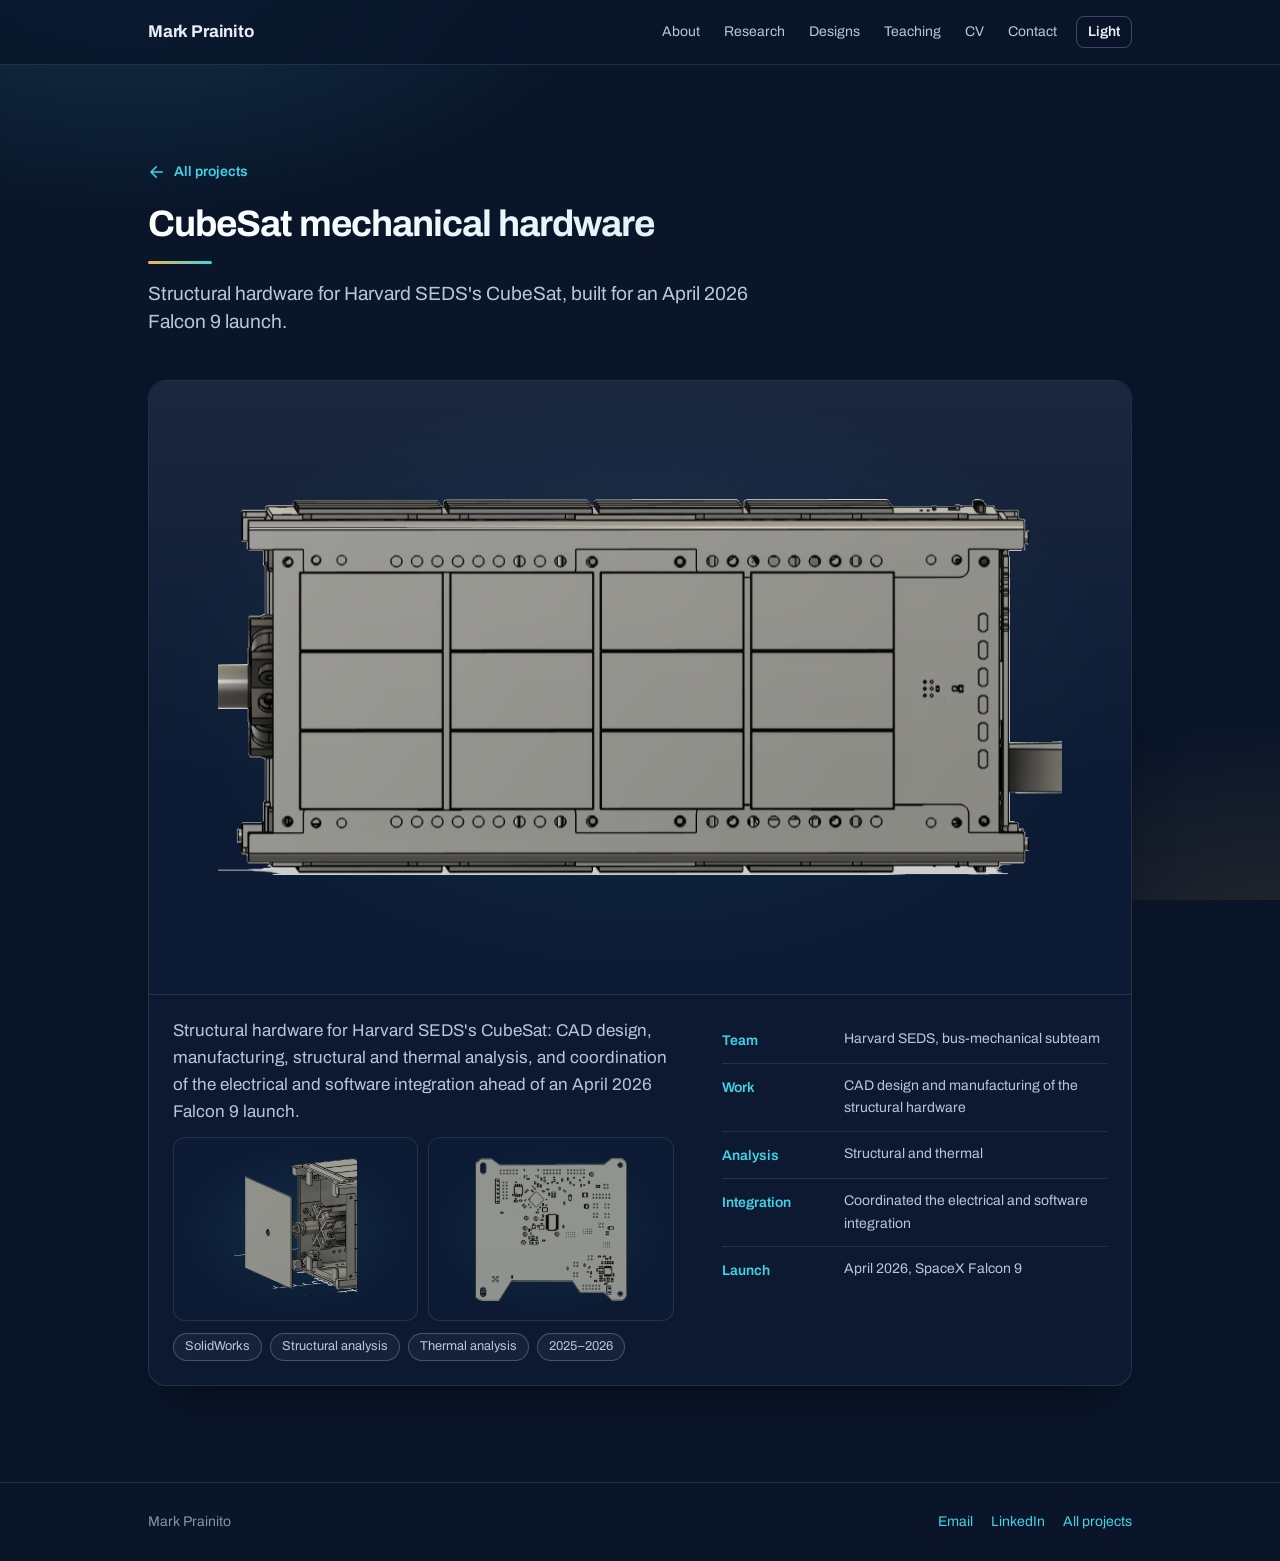
<file: projects/cubesat.html>
<!DOCTYPE html>
<html lang="en">
<head>
<meta charset="utf-8">
<meta name="viewport" content="width=device-width, initial-scale=1, viewport-fit=cover">
<title>CubeSat mechanical hardware — Mark Prainito</title>
<meta name="description" content="Structural hardware for Harvard SEDS's CubeSat, built for an April 2026 Falcon 9 launch.">
<meta name="theme-color" content="#0a1529">
<link rel="icon" href="data:image/svg+xml,%3Csvg xmlns='http://www.w3.org/2000/svg' viewBox='0 0 32 32'%3E%3Crect width='32' height='32' rx='7' fill='%230a1529'/%3E%3Cpath d='M5 16c3-9 6-9 9 0s6 9 9 0 3-6 4-6' fill='none' stroke='%23f2b64d' stroke-width='2.4' stroke-linecap='round'/%3E%3C/svg%3E">
<link rel="preconnect" href="https://fonts.googleapis.com">
<link rel="preconnect" href="https://fonts.gstatic.com" crossorigin>
<link href="https://fonts.googleapis.com/css2?family=Archivo:ital,wdth,wght@0,62..125,100..900;1,62..125,100..900&family=Caveat:wght@500;600&display=swap" rel="stylesheet">
<script>(function () { try { var t = localStorage.getItem('theme'); if (t === 'light' || t === 'dark') document.documentElement.setAttribute('data-theme', t); } catch (e) {} })();</script>
<link rel="stylesheet" href="../assets/site.css">
</head>
<body>
<a class="skip-link" href="#main">Skip to content</a>
<header class="site-header">
  <nav class="nav container" aria-label="Primary">
    <a class="brand" href="../index.html">Mark Prainito</a>
    <ul class="nav-links" id="nav-links">
      <li><a href="../index.html#about">About</a></li>
      <li><a href="../index.html#research">Research</a></li>
      <li><a href="../index.html#designs">Designs</a></li>
      <li><a href="../index.html#teaching">Teaching</a></li>
      <li><a href="../index.html#cv">CV</a></li>
      <li><a href="../index.html#contact">Contact</a></li>
    </ul>
    <button class="toggle" id="theme-toggle" type="button" aria-label="Switch to light mode">Light</button>
    <button class="toggle nav-toggle" id="nav-toggle" type="button" aria-expanded="false" aria-controls="nav-links">Menu</button>
  </nav>
</header>
<main id="main">
<section class="section project-page">
  <div class="container">
    <a class="back" href="../index.html#designs"><svg viewBox="0 0 24 24" fill="none" stroke="currentColor" stroke-width="2.2" stroke-linecap="round" stroke-linejoin="round" aria-hidden="true"><path d="M19 12H5M11 5l-7 7 7 7"/></svg>All projects</a>
    <div class="section-head">
      <h2 class="grad">CubeSat mechanical hardware</h2>
      <p>Structural hardware for Harvard SEDS's CubeSat, built for an April 2026 Falcon 9 launch.</p>
    </div>
    <figure class="project card featured">
              <button class="media contain" type="button" data-lightbox aria-label="Open the CubeSat side view full size">
                <img src="[data-uri]" width="941" height="419" alt="Side view of the CubeSat structure: a rail-and-panel chassis with a grid of panel segments and rows of fasteners.">
              </button>
              <figcaption class="body">
                <div class="text">
                                <p>Structural hardware for Harvard SEDS's CubeSat: CAD design, manufacturing, structural and thermal analysis, and coordination of the electrical and software integration ahead of an April 2026 Falcon 9 launch.</p>
                  <div class="thumbs">
                    <button class="thumb" type="button" data-lightbox aria-label="Open the exploded view full size"><img src="[data-uri]" width="458" height="534" alt="Exploded view of the CubeSat with one side panel removed, showing the internal mechanism."></button>
                    <button class="thumb" type="button" data-lightbox aria-label="Open the board layout full size"><img src="[data-uri]" width="426" height="399" alt="Layout of one of the CubeSat's electronics boards."></button>
                  </div>
                  <ul class="pills"><li>SolidWorks</li><li>Structural analysis</li><li>Thermal analysis</li><li>2025–2026</li></ul>
                </div>
                <dl class="spec">
                  <div><dt>Team</dt><dd>Harvard SEDS, bus-mechanical subteam</dd></div>
                  <div><dt>Work</dt><dd>CAD design and manufacturing of the structural hardware</dd></div>
                  <div><dt>Analysis</dt><dd>Structural and thermal</dd></div>
                  <div><dt>Integration</dt><dd>Coordinated the electrical and software integration</dd></div>
                  <div><dt>Launch</dt><dd>April 2026, SpaceX Falcon 9</dd></div>
                </dl>
              </figcaption>
            </figure>
  </div>
</section>
</main>
<footer class="site-footer">
  <div class="container">
    <span>Mark Prainito</span>
    <nav aria-label="Footer">
      <a href="mailto:mprainito@college.harvard.edu">Email</a>
      <a href="https://www.linkedin.com/in/mp908" rel="noopener">LinkedIn</a>
      <a href="../index.html#designs">All projects</a>
    </nav>
  </div>
</footer>
<div class="lightbox" id="lightbox" hidden role="dialog" aria-modal="true" aria-label="Image viewer">
  <button class="lightbox-close" type="button" aria-label="Close">&times;</button>
  <img alt="">
  <p class="lightbox-cap"></p>
</div>
<script src="../assets/site.js"></script>
</body>
</html>
</file>
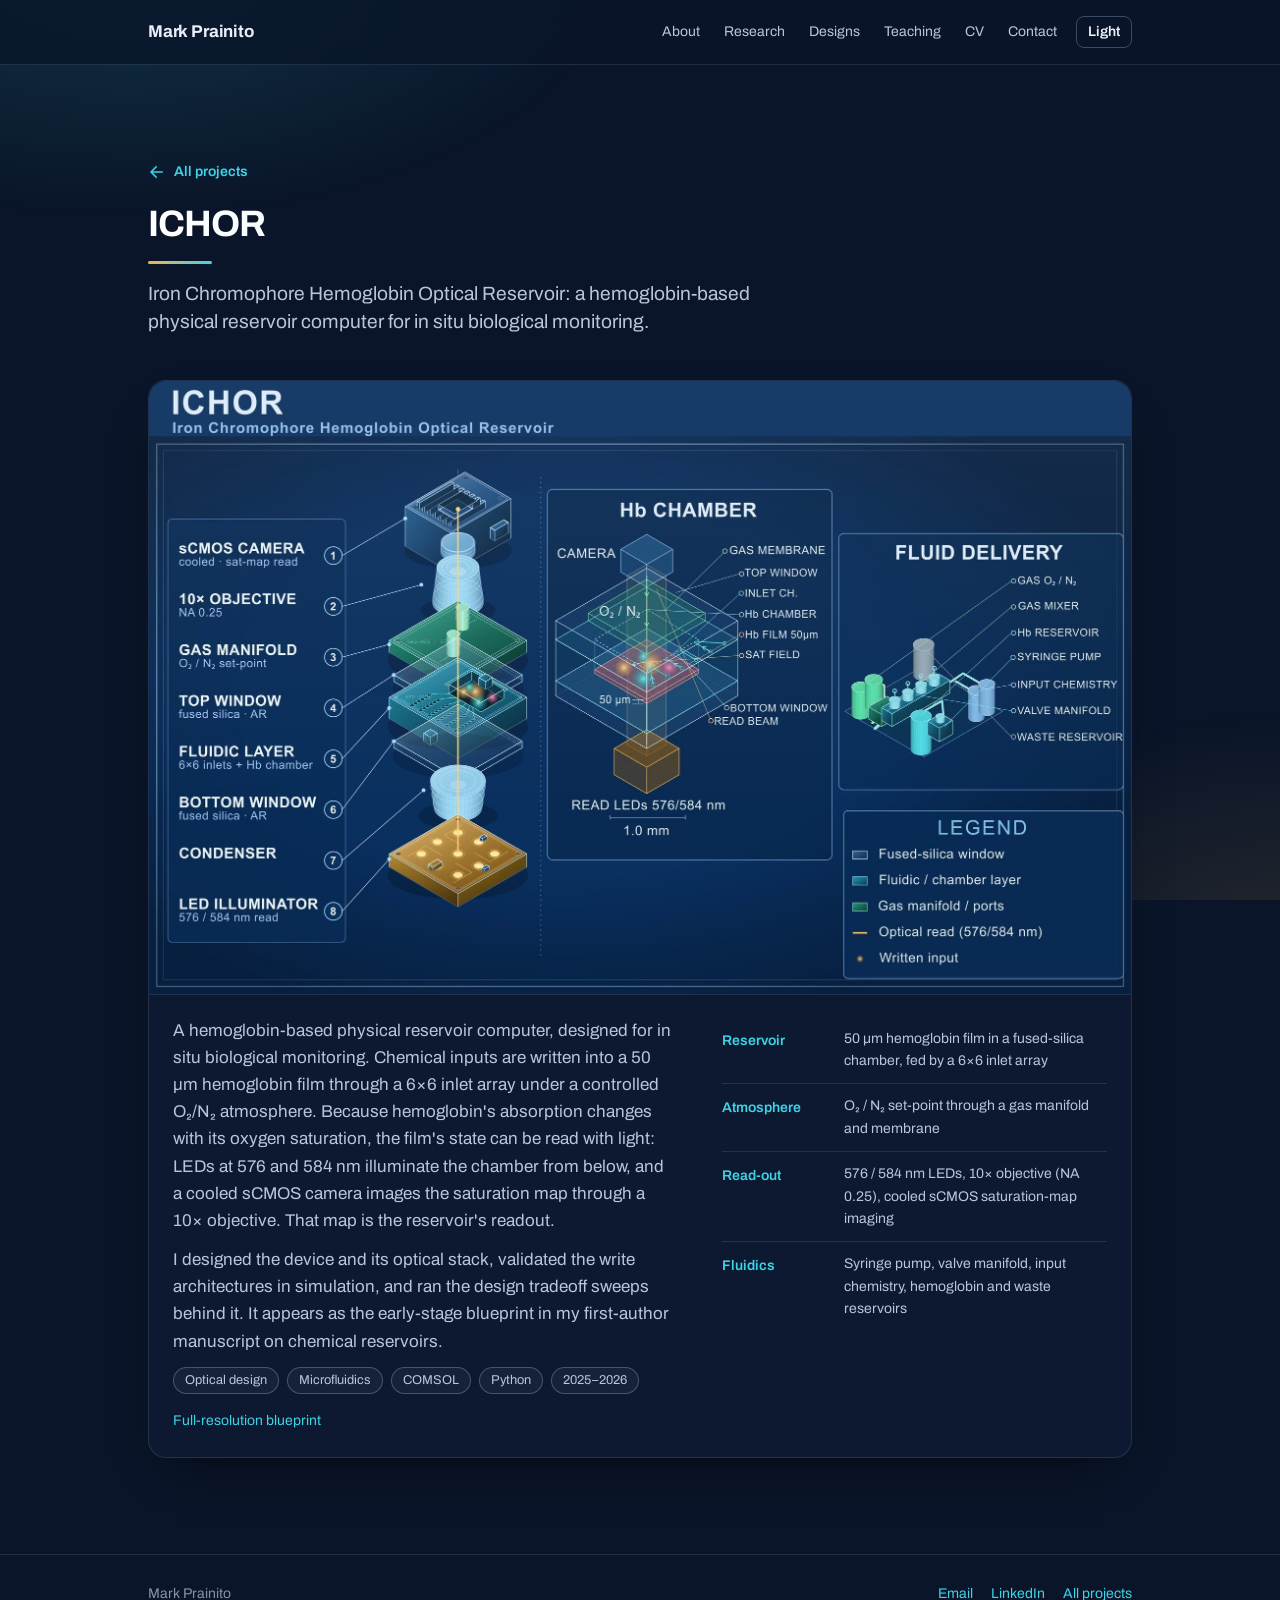
<file: projects/ichor.html>
<!DOCTYPE html>
<html lang="en">
<head>
<meta charset="utf-8">
<meta name="viewport" content="width=device-width, initial-scale=1, viewport-fit=cover">
<title>ICHOR — Mark Prainito</title>
<meta name="description" content="Iron Chromophore Hemoglobin Optical Reservoir: a hemoglobin-based physical reservoir computer for in situ biological monitoring.">
<meta name="theme-color" content="#0a1529">
<link rel="icon" href="data:image/svg+xml,%3Csvg xmlns='http://www.w3.org/2000/svg' viewBox='0 0 32 32'%3E%3Crect width='32' height='32' rx='7' fill='%230a1529'/%3E%3Cpath d='M5 16c3-9 6-9 9 0s6 9 9 0 3-6 4-6' fill='none' stroke='%23f2b64d' stroke-width='2.4' stroke-linecap='round'/%3E%3C/svg%3E">
<link rel="preconnect" href="https://fonts.googleapis.com">
<link rel="preconnect" href="https://fonts.gstatic.com" crossorigin>
<link href="https://fonts.googleapis.com/css2?family=Archivo:ital,wdth,wght@0,62..125,100..900;1,62..125,100..900&family=Caveat:wght@500;600&display=swap" rel="stylesheet">
<script>(function () { try { var t = localStorage.getItem('theme'); if (t === 'light' || t === 'dark') document.documentElement.setAttribute('data-theme', t); } catch (e) {} })();</script>
<link rel="stylesheet" href="../assets/site.css">
</head>
<body>
<a class="skip-link" href="#main">Skip to content</a>
<header class="site-header">
  <nav class="nav container" aria-label="Primary">
    <a class="brand" href="../index.html">Mark Prainito</a>
    <ul class="nav-links" id="nav-links">
      <li><a href="../index.html#about">About</a></li>
      <li><a href="../index.html#research">Research</a></li>
      <li><a href="../index.html#designs">Designs</a></li>
      <li><a href="../index.html#teaching">Teaching</a></li>
      <li><a href="../index.html#cv">CV</a></li>
      <li><a href="../index.html#contact">Contact</a></li>
    </ul>
    <button class="toggle" id="theme-toggle" type="button" aria-label="Switch to light mode">Light</button>
    <button class="toggle nav-toggle" id="nav-toggle" type="button" aria-expanded="false" aria-controls="nav-links">Menu</button>
  </nav>
</header>
<main id="main">
<section class="section project-page">
  <div class="container">
    <a class="back" href="../index.html#designs"><svg viewBox="0 0 24 24" fill="none" stroke="currentColor" stroke-width="2.2" stroke-linecap="round" stroke-linejoin="round" aria-hidden="true"><path d="M19 12H5M11 5l-7 7 7 7"/></svg>All projects</a>
    <div class="section-head">
      <h2 class="grad">ICHOR</h2>
      <p>Iron Chromophore Hemoglobin Optical Reservoir: a hemoglobin-based physical reservoir computer for in situ biological monitoring.</p>
    </div>
    <figure class="project card featured">
              <button class="media" type="button" data-lightbox aria-label="Open the ICHOR blueprint full size">
                <img src="[data-uri]" width="2000" height="1247" alt="ICHOR blueprint: an exploded view of the optical stack (sCMOS camera, 10× objective, gas manifold, fused-silica windows, fluidic layer, condenser, LED illuminator), a cutaway of the hemoglobin chamber, and the fluid delivery system.">
              </button>
              <figcaption class="body">
                <div class="text">
                                <p>A hemoglobin-based physical reservoir computer, designed for in situ biological monitoring. Chemical inputs are written into a 50 µm hemoglobin film through a 6×6 inlet array under a controlled O₂/N₂ atmosphere. Because hemoglobin's absorption changes with its oxygen saturation, the film's state can be read with light: LEDs at 576 and 584 nm illuminate the chamber from below, and a cooled sCMOS camera images the saturation map through a 10× objective. That map is the reservoir's readout.</p>
                  <p>I designed the device and its optical stack, validated the write architectures in simulation, and ran the design tradeoff sweeps behind it. It appears as the early-stage blueprint in my first-author manuscript on chemical reservoirs.</p>
                  <ul class="pills"><li>Optical design</li><li>Microfluidics</li><li>COMSOL</li><li>Python</li><li>2025–2026</li></ul>
                  <div class="links"><a href="../assets/projects/ichor-blueprint-full.jpg" rel="noopener">Full-resolution blueprint</a></div>
                </div>
                <dl class="spec">
                  <div><dt>Reservoir</dt><dd>50 µm hemoglobin film in a fused-silica chamber, fed by a 6×6 inlet array</dd></div>
                  <div><dt>Atmosphere</dt><dd>O₂ / N₂ set-point through a gas manifold and membrane</dd></div>
                  <div><dt>Read-out</dt><dd>576 / 584 nm LEDs, 10× objective (NA 0.25), cooled sCMOS saturation-map imaging</dd></div>
                  <div><dt>Fluidics</dt><dd>Syringe pump, valve manifold, input chemistry, hemoglobin and waste reservoirs</dd></div>
                </dl>
              </figcaption>
            </figure>
  </div>
</section>
</main>
<footer class="site-footer">
  <div class="container">
    <span>Mark Prainito</span>
    <nav aria-label="Footer">
      <a href="mailto:mprainito@college.harvard.edu">Email</a>
      <a href="https://www.linkedin.com/in/mp908" rel="noopener">LinkedIn</a>
      <a href="../index.html#designs">All projects</a>
    </nav>
  </div>
</footer>
<div class="lightbox" id="lightbox" hidden role="dialog" aria-modal="true" aria-label="Image viewer">
  <button class="lightbox-close" type="button" aria-label="Close">&times;</button>
  <img alt="">
  <p class="lightbox-cap"></p>
</div>
<script src="../assets/site.js"></script>
</body>
</html>
</file>
<file: assets/site.css>
/* ---------- Tokens: dark blueprint by default, light on request ---------- */
:root {
  --bg: #0a1529;
  --bg-2: #0f1d36;
  --surface: rgba(255, 255, 255, 0.045);
  --surface-2: rgba(255, 255, 255, 0.08);
  --ink: #e9eef7;
  --ink-2: #b9c6da;
  --muted: #8392ac;
  --line: rgba(150, 180, 225, 0.16);
  --line-strong: rgba(150, 180, 225, 0.34);
  --cyan: #3fd3e6;
  --cyan-2: #8fe8f3;
  --amber: #f2b64d;
  --coral: #ff7b8b;
  --cyan-glow: rgba(63, 211, 230, 0.45);
  --amber-glow: rgba(242, 182, 77, 0.55);
  --grid: rgba(100, 140, 210, 0.11);
  --grid-strong: rgba(100, 140, 210, 0.22);
  --btn-bg: #3fd3e6;
  --btn-bg-hover: #8fe8f3;
  --btn-fg: #06111f;
  --header-bg: rgba(10, 21, 41, 0.78);
  --shadow: 0 24px 48px -28px rgba(0, 0, 0, 0.75);
  --glow-a: rgba(63, 211, 230, 0.16);
  --glow-b: rgba(242, 182, 77, 0.11);
  --h-grad: linear-gradient(90deg, #ffffff 0%, #bfe9f2 100%);
  --media-bg: radial-gradient(70% 70% at 50% 50%, rgba(63, 211, 230, 0.10), rgba(10, 21, 41, 0) 70%), #0c1a33;
  --chip-hover: rgba(63, 211, 230, 0.16);
  --card-bg: rgba(14, 27, 50, 0.92);

  --sans: "Archivo", ui-sans-serif, system-ui, -apple-system, "Segoe UI", Helvetica, Arial, sans-serif;
  --hand: "Caveat", "Segoe Print", "Bradley Hand", cursive;
  --max: 1080px;
  --gutter: clamp(20px, 5vw, 48px);
  --t-sm: 0.875rem;
  --t-base: 1.0625rem;
  --t-md: 1.2rem;
  --t-lg: 1.5rem;
  --t-xl: clamp(2rem, 3.6vw, 2.75rem);
  color-scheme: dark;
}
:root[data-theme="light"] {
  --bg: #f6f8fb;
  --bg-2: #eaf0f7;
  --surface: rgba(16, 38, 69, 0.035);
  --surface-2: rgba(16, 38, 69, 0.07);
  --ink: #0f1f3a;
  --ink-2: #3f5170;
  --muted: #6b7a92;
  --line: rgba(16, 38, 69, 0.12);
  --line-strong: rgba(16, 38, 69, 0.26);
  --cyan: #0a8aa3;
  --cyan-2: #0b6f84;
  --amber: #a56f0a;
  --coral: #c9263b;
  --cyan-glow: rgba(10, 138, 163, 0.25);
  --amber-glow: rgba(165, 111, 10, 0.25);
  --grid: rgba(16, 60, 120, 0.08);
  --grid-strong: rgba(16, 60, 120, 0.16);
  --btn-bg: #0a8aa3;
  --btn-bg-hover: #0b6f84;
  --btn-fg: #ffffff;
  --header-bg: rgba(246, 248, 251, 0.82);
  --shadow: 0 24px 48px -32px rgba(16, 38, 69, 0.35);
  --glow-a: rgba(10, 138, 163, 0.10);
  --glow-b: rgba(165, 111, 10, 0.08);
  --h-grad: linear-gradient(90deg, #0f1f3a 0%, #0a8aa3 100%);
  --media-bg: radial-gradient(70% 70% at 50% 50%, rgba(10, 138, 163, 0.10), rgba(246, 248, 251, 0) 70%), #e6edf5;
  --chip-hover: rgba(10, 138, 163, 0.12);
  --card-bg: rgba(255, 255, 255, 0.82);
  color-scheme: light;
}

/* ---------- Base ---------- */
*, *::before, *::after { box-sizing: border-box; }
html { scroll-behavior: smooth; scroll-padding-top: 80px; -webkit-text-size-adjust: 100%; }
@media (prefers-reduced-motion: reduce) { html { scroll-behavior: auto; } }
body {
  margin: 0; background: var(--bg); color: var(--ink);
  font: 400 var(--t-base)/1.6 var(--sans); font-stretch: 100%;
  -webkit-font-smoothing: antialiased; overflow-x: hidden;
}
body::before {
  /* soft page-wide glow: cyan top-left, amber bottom-right */
  content: ""; position: fixed; inset: 0; z-index: -1; pointer-events: none;
  background:
    radial-gradient(60% 45% at 10% -5%, var(--glow-a), transparent 65%),
    radial-gradient(45% 40% at 100% 105%, var(--glow-b), transparent 65%);
}
img, svg { max-width: 100%; display: block; }
a { color: var(--cyan); text-decoration: underline; text-decoration-thickness: 1px; text-underline-offset: 0.2em; text-decoration-color: transparent; transition: color 0.15s, text-decoration-color 0.15s; }
a:hover { color: var(--cyan-2); text-decoration-color: currentColor; }
:focus-visible { outline: 2px solid var(--cyan); outline-offset: 3px; border-radius: 4px; }
::selection { background: var(--cyan); color: #06111f; }
h1, h2, h3 { margin: 0; line-height: 1.15; letter-spacing: -0.015em; }
h2 { font-size: var(--t-xl); font-weight: 700; letter-spacing: -0.025em; line-height: 1.08; }
h3 { font-size: var(--t-md); font-weight: 600; line-height: 1.3; }
p { margin: 0 0 1em; }
[hidden] { display: none !important; }
.container { max-width: var(--max); margin-inline: auto; padding-inline: var(--gutter); }
.small { font-size: var(--t-sm); }
.muted { color: var(--muted); }
.grad { background: var(--h-grad); -webkit-background-clip: text; background-clip: text; color: transparent; }

.skip-link { position: absolute; left: -999px; top: 8px; background: var(--cyan); color: #06111f; padding: 8px 12px; border-radius: 6px; z-index: 100; }
.skip-link:focus { left: 8px; }

/* Placeholders: handwritten notes in coral. Replace them and they disappear. */
.fill { font-family: var(--hand); font-weight: 500; font-size: 1.2em; line-height: 1; color: var(--coral); }
.ph {
  display: grid; place-items: center; text-align: center; padding: 16px;
  border: 1px dashed var(--coral); border-radius: 12px;
  background-color: var(--surface);
  background-image: linear-gradient(var(--grid) 1px, transparent 1px), linear-gradient(90deg, var(--grid) 1px, transparent 1px);
  background-size: 18px 18px;
  color: var(--coral); font-family: var(--hand); font-weight: 500; font-size: 1.3rem; line-height: 1.2;
}

/* ---------- Buttons & pills ---------- */
.btn {
  display: inline-flex; align-items: center; gap: 0.5em;
  padding: 0.75em 1.15em; border-radius: 10px;
  background: var(--btn-bg); color: var(--btn-fg); border: 1px solid transparent;
  font-weight: 600; font-size: var(--t-sm); text-decoration: none; line-height: 1.2;
  box-shadow: 0 10px 24px -14px var(--cyan-glow);
  transition: background 0.15s, transform 0.15s, box-shadow 0.15s, border-color 0.15s, color 0.15s;
}
.btn:hover { background: var(--btn-bg-hover); color: var(--btn-fg); transform: translateY(-1px); text-decoration: none; }
.btn.ghost { background: transparent; color: var(--ink); border-color: var(--line-strong); box-shadow: none; }
.btn.ghost:hover { background: var(--surface); border-color: var(--cyan); color: var(--cyan); }
.pills { display: flex; flex-wrap: wrap; gap: 8px; list-style: none; margin: 0; padding: 0; }
.pills li { font-size: 0.8rem; color: var(--ink-2); border: 1px solid var(--line-strong); background: var(--surface); border-radius: 999px; padding: 5px 11px; line-height: 1.2; }
.status { display: inline-block; font-size: 0.74rem; font-weight: 600; color: var(--amber); border: 1px solid var(--amber); border-radius: 999px; padding: 2px 9px; margin-left: 10px; vertical-align: 3px; line-height: 1.5; letter-spacing: 0.01em; }

/* ---------- Header ---------- */
.site-header {
  position: sticky; top: 0; z-index: 20;
  background: var(--header-bg);
  -webkit-backdrop-filter: blur(14px); backdrop-filter: blur(14px);
  border-bottom: 1px solid var(--line);
}
.nav { display: flex; align-items: center; gap: 8px; height: 64px; }
.brand { font-weight: 700; color: var(--ink); text-decoration: none; margin-right: auto; letter-spacing: -0.01em; }
.brand:hover { color: var(--cyan); text-decoration: none; }
.nav-links { display: flex; gap: 2px; list-style: none; margin: 0; padding: 0; }
.nav-links a { display: block; padding: 8px 11px; font-size: var(--t-sm); color: var(--ink-2); border-radius: 8px; text-decoration: none; }
.nav-links a:hover { color: var(--ink); background: var(--surface); text-decoration: none; }
.nav-links a[aria-current="true"] { color: var(--cyan); }
.toggle {
  font: 600 var(--t-sm) var(--sans); color: var(--ink);
  background: transparent; border: 1px solid var(--line-strong); border-radius: 8px;
  padding: 7px 11px; cursor: pointer; line-height: 1.2;
}
.toggle:hover { border-color: var(--cyan); color: var(--cyan); }
.nav-toggle { display: none; }
@media (max-width: 760px) {
  .nav-toggle { display: inline-block; }
  .nav-links {
    display: none; position: absolute; top: 100%; left: 0; right: 0; flex-direction: column; gap: 0;
    background: var(--bg); border-bottom: 1px solid var(--line); padding: 6px var(--gutter) 12px;
  }
  .nav-links.open { display: flex; }
  .nav-links a { padding: 12px 0; font-size: 1rem; border-bottom: 1px solid var(--line); border-radius: 0; }
  .nav-links li:last-child a { border-bottom: 0; }
}

/* ---------- Hero ---------- */
.hero { position: relative; padding: clamp(60px, 9vw, 112px) 0 clamp(40px, 6vw, 72px); }
#bg { position: fixed; inset: 0; width: 100%; height: 100%; z-index: -1; pointer-events: none; }
.hero h1 { font-size: clamp(3rem, 9.5vw, 7.25rem); font-weight: 800; font-stretch: 112%; letter-spacing: -0.035em; line-height: 0.95; margin: 0 0 0.3em; padding-bottom: 0.05em; }
.hero .sub { font-size: var(--t-md); line-height: 1.4; color: var(--ink-2); max-width: 54ch; margin: 0 0 1.1em; }
.hero .lede { font-size: 1.15rem; max-width: 60ch; margin: 0 0 1.6em; }
.actions { display: flex; flex-wrap: wrap; align-items: center; gap: 12px; }
.actions .plain-links { display: flex; flex-wrap: wrap; gap: 18px; margin-left: 10px; font-size: var(--t-sm); }

.fig { margin: clamp(44px, 6vw, 76px) 0 0; }
.fig > svg { width: 100%; height: auto; overflow: visible; }
.fig-foot { display: flex; align-items: flex-start; justify-content: space-between; gap: 16px; margin-top: 14px; }
@media (max-width: 640px) { .fig-foot { flex-wrap: wrap; } .replay { margin-left: auto; } }
.fig figcaption, .anim figcaption { font-size: var(--t-sm); color: var(--muted); max-width: 72ch; line-height: 1.5; }
.replay { flex: none; display: inline-flex; align-items: center; gap: 8px; font: 600 var(--t-sm) var(--sans); color: var(--ink); background: var(--surface); border: 1px solid var(--line-strong); border-radius: 999px; padding: 8px 14px; cursor: pointer; transition: border-color 0.15s, color 0.15s; }
.replay:hover { border-color: var(--cyan); color: var(--cyan); }
.replay svg { width: 16px; height: 16px; }
.replay.replaying svg { animation: spin 0.6s ease; }
@keyframes spin { to { transform: rotate(-360deg); } }

/* Diagram: static styling is the finished state; the .animate class plays it through once */
.fig .scope rect { fill: var(--surface); stroke: var(--line-strong); stroke-width: 1; }
.fig .scope .grid { fill: none; stroke: var(--line); stroke-width: 1; }
.fig .in, .fig .out, .fig .link, .fig .state, .fig .edge, .fig .ring, .fig .win, .fig .target { fill: none; stroke-linecap: round; stroke-linejoin: round; vector-effect: non-scaling-stroke; }
.fig .in, .fig .out { stroke: var(--amber); stroke-width: 2.5; filter: drop-shadow(0 0 6px var(--amber-glow)); }
.fig .link { stroke: var(--amber); stroke-width: 2; }
.fig .target { stroke: var(--amber); stroke-opacity: 0.45; stroke-width: 1.5; stroke-dasharray: 5 5; }
.fig .win { stroke: var(--amber); stroke-opacity: 0.75; stroke-width: 1.25; }
.fig .state { stroke: var(--ink-2); stroke-opacity: 0.6; stroke-width: 1.25; }
.fig .ring { stroke: var(--ink-2); stroke-width: 1.25; }
.fig .ring.inner { stroke: var(--cyan); stroke-opacity: 0.3; stroke-dasharray: 3 6; }
.fig .halo-in { stop-color: var(--cyan); stop-opacity: 0.16; }
.fig .halo-out { stop-color: var(--cyan); stop-opacity: 0; }
.fig .edge { stroke: var(--cyan); stroke-opacity: 0.5; stroke-width: 1; }
.fig .arrow { fill: var(--cyan); fill-opacity: 0.75; }
.fig .arrow.amber { fill: var(--amber); fill-opacity: 0.9; }
.fig .dot { fill: var(--cyan); filter: drop-shadow(0 0 5px var(--cyan-glow)); }
.fig .dot.input { stroke: var(--amber); stroke-width: 2; }
.fig .ripple { fill: none; stroke: var(--cyan); stroke-width: 1.5; opacity: 0; transform-box: fill-box; transform-origin: center; }
.fig .sum circle { fill: var(--amber); filter: drop-shadow(0 0 8px var(--amber-glow)); }
.fig .sum text { font-family: var(--sans); font-size: 16px; font-weight: 700; fill: #06111f; }
.fig text { font-family: var(--sans); }
.fig .lbl { font-size: 15px; fill: var(--muted); }
.fig .lbl .math { fill: var(--ink-2); font-style: italic; }
.fig text.math { font-size: 14px; font-style: italic; fill: var(--ink-2); }
.fig .lbl.sm { font-size: 12px; }
@media (max-width: 640px) {
  .fig text { display: none; }
  .fig .dot { r: 8; }
  .fig .sum circle { r: 16; }
}
.fig.animate .scope { opacity: 0; animation: fade 0.5s ease forwards; }
.fig.animate .draw { stroke-dasharray: 1; stroke-dashoffset: 1; animation: draw 1.1s cubic-bezier(0.4, 0, 0.2, 1) forwards; }
.fig.animate .in { animation-delay: 0.25s; }
.fig.animate .win { opacity: 0; stroke-dasharray: 1; stroke-dashoffset: 1; animation: draw 0.5s ease-out forwards, show 0.01s linear forwards; animation-delay: calc(1.25s + var(--i) * 0.07s); }
.fig.animate .halo { opacity: 0; animation: fade 0.8s ease forwards 1.2s; }
.fig.animate .ring { stroke-dasharray: 1; stroke-dashoffset: 1; animation: draw 1s ease forwards 1s; }
.fig.animate .ring.inner { stroke-dasharray: 3 6; stroke-dashoffset: 0; opacity: 0; animation: fade 0.6s ease forwards 1.6s; }
.fig.animate .edge { opacity: 0; animation: fade 0.6s ease forwards 1.7s; }
.fig.animate .dot { transform-box: fill-box; transform-origin: center; transform: scale(0); animation: pop 0.45s cubic-bezier(0.2, 0.8, 0.2, 1.2) forwards; animation-delay: calc(1.55s + var(--i) * 0.06s); }
.fig.animate .ripple { animation: ripple 0.9s ease-out forwards; animation-delay: calc(1.7s + var(--i) * 0.06s); }
.fig.animate .state { stroke-dasharray: 1; stroke-dashoffset: 1; animation: draw 0.8s ease forwards; animation-delay: calc(2.9s + var(--i) * 0.08s); }
.fig.animate .sum { opacity: 0; transform-box: fill-box; transform-origin: center; transform: scale(0.6); animation: sumin 0.5s cubic-bezier(0.2, 0.8, 0.2, 1.2) forwards 3.5s; }
.fig.animate .link { animation-duration: 0.25s; animation-delay: 3.9s; }
.fig.animate .target { opacity: 0; animation: fade 0.6s ease forwards 4s; }
.fig.animate .out { animation-duration: 0.9s; animation-delay: 4.1s; }
.fig.animate .lbl, .fig.animate text.math { opacity: 0; animation: fade 0.6s ease forwards 4.6s; }
@keyframes draw { to { stroke-dashoffset: 0; } }
@keyframes fade { to { opacity: 1; } }
@keyframes pop  { to { transform: scale(1); } }
@keyframes ripple { 0% { opacity: 0.7; transform: scale(1); } 100% { opacity: 0; transform: scale(3.2); } }
@keyframes sumin { to { opacity: 1; transform: scale(1); } }
@keyframes show { to { opacity: 1; } }


/* ---------- Small animated figures inside the research and teaching cards ---------- */
.anim { margin: 20px 0 0; padding-top: 20px; border-top: 1px solid var(--line); }
.anim > svg { width: 100%; height: auto; overflow: visible; }
.anim path, .anim line, .anim circle, .anim ellipse, .anim polygon { vector-effect: non-scaling-stroke; }
.anim .nofill { fill: none; stroke-linecap: round; stroke-linejoin: round; }
.anim .amber { stroke: var(--amber); }
.anim .cyan { stroke: var(--cyan); }
.anim .ink { stroke: var(--ink-2); }
.anim .w2 { stroke-width: 2.5; }
.anim .w1 { stroke-width: 1.25; }
.anim .faint { stroke-opacity: 0.35; }
.anim .dash { stroke-dasharray: 3 5; }
.anim .glow-a { filter: drop-shadow(0 0 6px var(--amber-glow)); }
.anim .glow-c { filter: drop-shadow(0 0 6px var(--cyan-glow)); }
.anim .fillc { fill: var(--cyan); }
.anim .fillink { fill: var(--ink-2); }
.anim .scope rect { fill: var(--surface); stroke: var(--line-strong); stroke-width: 1; }
.anim .scope .grid { fill: none; stroke: var(--line); stroke-width: 1; }
.anim .opamp { fill: var(--surface-2); stroke: var(--ink-2); stroke-width: 1.25; }
.anim .disk { fill: var(--surface-2); stroke: var(--line-strong); stroke-width: 1; }
.anim .ring { stroke-opacity: 0.9; }
.anim text { font-family: var(--sans); font-size: 14px; fill: var(--muted); }
.anim text.sm { font-size: 12.5px; }
.anim text.math { font-style: italic; fill: var(--ink-2); }
.anim .flow, .anim .orbit { opacity: 0; }
.anim .flipv { transform-box: view-box; transform: rotate(90deg); }
.anim .prec { transform-box: view-box; }
.anim .spinline { stroke-dasharray: 1; stroke-dashoffset: 0.777; }
.anim .rise { transform-box: view-box; }
@media (max-width: 640px) { .anim text { display: none; } }
.anim.animate .d { stroke-dasharray: 1; stroke-dashoffset: 1; animation: draw var(--t, 1s) var(--e, ease) forwards var(--d, 0s); }
.anim.animate .f { opacity: 0; animation: fade var(--t, 0.5s) ease forwards var(--d, 0s); }
.anim.animate .rise { transform: scaleY(0); animation: rise var(--t, 0.8s) ease-out forwards var(--d, 0s); }
.anim.animate .flow { stroke-dasharray: 3 9; animation: flow var(--t, 0.9s) linear var(--d, 0s) var(--n, 3); }
.anim.animate .orbit { stroke-dasharray: 0.2 0.8; animation: orbit var(--t, 0.8s) linear var(--d, 0s) var(--n, 5); }
.anim.animate .flipv { transform: rotate(0deg); animation: flip 0.6s ease-in-out forwards var(--d, 0s); }
.anim.animate .spinline { stroke-dashoffset: 0; animation: decay 3s linear forwards var(--d, 0s); }
.anim.animate .spiral { stroke-dasharray: 1; stroke-dashoffset: 1; animation: spiral 3s linear forwards var(--d, 0s); }
.anim .hide { opacity: 0; }
.anim .tilt { transform-box: view-box; transform: scaleY(0.354); }
.anim .pole, .anim .tank, .anim .pad { fill: var(--surface-2); stroke: var(--line-strong); stroke-width: 1; }
.anim .chan { fill: var(--surface); stroke: var(--line-strong); stroke-width: 1; }
.anim .filla { fill: var(--amber); }
.anim .drops circle { fill: var(--amber); fill-opacity: 0.8; }
.anim .plume-outer { fill: var(--amber); fill-opacity: 0.55; filter: drop-shadow(0 0 10px var(--amber-glow)); }
.anim .plume-inner { fill: #fff3c4; fill-opacity: 0.85; }
.anim .plume { transform-box: view-box; }
.anim .padglow { fill: var(--amber); fill-opacity: 0.35; filter: drop-shadow(0 0 10px var(--amber-glow)); }
.anim .rocket { transform-box: view-box; transform: translate(800px, 30px) rotate(55deg); }
.anim .rk-body { fill: var(--ink); } .anim .rk-fin { fill: var(--cyan); } .anim .rk-flame { fill: var(--amber); filter: drop-shadow(0 0 6px var(--amber-glow)); }
.anim.animate .hide { opacity: 1; animation: hideit 0.01s linear forwards var(--d2, 0s); }
.anim.animate .show { opacity: 0; animation: precess 3s linear forwards var(--d, 0s), showit 0.01s linear forwards var(--d2, 0s); }
.anim.animate .drops { animation: drift var(--t, 1.2s) linear var(--d, 0s) var(--n, 6); }
.anim.animate .plume { opacity: 0; animation: ignite 0.4s ease-out forwards var(--d, 0s), flicker 0.35s ease-in-out var(--d, 0s) 10 alternate; }
.anim.animate .rocket { transform: translate(540px, 292px) rotate(0deg); animation: launch 3.2s ease-in forwards var(--d, 0s); }
.anim.animate .rk-flame { animation: flicker 0.2s ease-in-out infinite alternate; transform-box: fill-box; transform-origin: top; }
@keyframes hideit { to { opacity: 0; } }
@keyframes showit { to { opacity: 1; } }
@keyframes drift { to { transform: translateX(48px); } }
@keyframes ignite { to { opacity: 1; } }
@keyframes flicker { from { transform: scaleY(1); } to { transform: scaleY(1.12); } }
@keyframes launch { 0% { transform: translate(540px, 292px) rotate(0deg); } 18% { transform: translate(542px, 248px) rotate(3deg); } 42% { transform: translate(570px, 150px) rotate(16deg); } 72% { transform: translate(670px, 66px) rotate(38deg); } 100% { transform: translate(800px, 30px) rotate(55deg); } }
@keyframes rise { to { transform: scaleY(1); } }
@keyframes flow { from { opacity: 1; stroke-dashoffset: 0; } to { opacity: 1; stroke-dashoffset: -24; } }
@keyframes orbit { from { opacity: 1; stroke-dashoffset: 0; } to { opacity: 1; stroke-dashoffset: -1; } }
@keyframes flip { to { transform: rotate(90deg); } }
@keyframes precess { to { transform: rotate(1080deg); } }
@keyframes decay { 0% { stroke-dashoffset: 0; } 25% { stroke-dashoffset: 0.313; } 50% { stroke-dashoffset: 0.528; } 75% { stroke-dashoffset: 0.675; } 100% { stroke-dashoffset: 0.777; } }
@keyframes spiral { 0% { stroke-dashoffset: 1; } 25% { stroke-dashoffset: 0.597; } 50% { stroke-dashoffset: 0.321; } 75% { stroke-dashoffset: 0.131; } 100% { stroke-dashoffset: 0; } }

/* ---------- Sections ---------- */
.section { padding: clamp(56px, 8vw, 96px) 0; }
.section-head { margin-bottom: clamp(28px, 4vw, 44px); }
.section-head h2::after { content: ""; display: block; width: 64px; height: 3px; border-radius: 2px; margin-top: 16px; background: linear-gradient(90deg, var(--amber), var(--cyan)); }
.section-head p { font-size: var(--t-md); line-height: 1.45; color: var(--ink-2); max-width: 56ch; margin: 16px 0 0; }
.sub-title { font-size: var(--t-lg); font-weight: 700; margin: clamp(40px, 6vw, 64px) 0 18px; }

/* Cards */
.card {
  background: var(--card-bg); border: 1px solid var(--line); border-radius: 18px;
  box-shadow: var(--shadow); position: relative;
  transition: border-color 0.2s, transform 0.2s;
}
.card::after { content: ""; position: absolute; inset: 0; border-radius: inherit; pointer-events: none; background: linear-gradient(180deg, rgba(255,255,255,0.06), transparent 40%); }
:root[data-theme="light"] .card::after { background: linear-gradient(180deg, rgba(255,255,255,0.7), transparent 40%); }
.card:hover { border-color: var(--line-strong); }

/* Label + value rows */
.spec { margin: 0; padding: 0; }
.spec > div { display: grid; grid-template-columns: 150px minmax(0, 1fr); gap: 12px; padding: 12px 0; border-top: 1px solid var(--line); }
.spec > div:first-child { border-top: 0; padding-top: 0; }
.spec > div:last-child { padding-bottom: 0; }
.spec dt { color: var(--cyan); font-size: var(--t-sm); font-weight: 600; padding-top: 2px; }
.spec dd { margin: 0; }
@media (max-width: 640px) { .spec > div { grid-template-columns: 1fr; gap: 2px; } }

/* Areas of interest */
.interests { margin-top: 26px; }
.eyebrow { font-size: 0.78rem; font-weight: 600; letter-spacing: 0.12em; text-transform: uppercase; color: var(--muted); margin: 0 0 12px; }
.chips { display: flex; flex-wrap: wrap; gap: 10px; list-style: none; margin: 0; padding: 0; }
.chips li { padding: 9px 15px; border-radius: 10px; background: var(--surface-2); border: 1px solid var(--line); color: var(--ink-2); font-size: 0.95rem; line-height: 1.3; cursor: default; transition: background 0.18s, border-color 0.18s, color 0.18s, transform 0.18s; }
.chips li:hover { background: var(--chip-hover); border-color: var(--cyan); color: var(--cyan-2); transform: translateY(-1px); }

/* About */
.about { display: grid; grid-template-columns: minmax(0, 1.5fr) minmax(0, 1fr); gap: clamp(28px, 5vw, 56px); align-items: start; }
.prose { max-width: 66ch; }
.prose p:first-child { font-size: 1.1rem; }
.about .card { padding: 22px 24px; margin-top: 28px; max-width: 66ch; }
.photo { margin: 0; position: sticky; top: 90px; }
.photo .ph, .photo img { aspect-ratio: 3 / 4; width: 100%; height: auto; max-width: 340px; object-fit: cover; border-radius: 16px; }
.photo img { border: 1px solid var(--line-strong); box-shadow: var(--shadow); }
.photo figcaption { font-size: var(--t-sm); color: var(--muted); margin-top: 10px; }
@media (max-width: 760px) {
  .about { grid-template-columns: 1fr; }
  .photo { position: static; }
  .photo .ph, .photo img { max-width: 260px; }
}

/* Timeline (research, teaching): condensed cards that expand on click */
.container-wide { max-width: 1280px; }
.research-grid { display: grid; grid-template-columns: minmax(0, 2.2fr) minmax(0, 1fr); gap: 28px; align-items: start; }
.pubs-col .sub-title { margin: 0 0 16px; font-size: 1.3rem; }
@media (max-width: 1000px) { .research-grid { grid-template-columns: 1fr; } .pubs-col .sub-title { margin-top: 36px; } }
.entry { padding: 0; }
.entry-head { display: grid; grid-template-columns: minmax(0, 1fr) auto 24px; gap: 4px 18px; align-items: start; width: 100%; padding: 22px 24px; margin: 0; border: 0; background: transparent; color: inherit; font: inherit; text-align: left; cursor: pointer; border-radius: 18px; }
.entry-head:hover .role { color: var(--cyan-2); }
.entry-head:focus-visible { outline: 2px solid var(--cyan); outline-offset: -2px; }
.entry-title { display: block; min-width: 0; }
.role { display: block; font-weight: 700; font-size: 1.2rem; line-height: 1.3; letter-spacing: -0.01em; transition: color 0.15s; }
.group { display: block; color: var(--cyan); font-size: 0.95rem; font-weight: 500; margin-top: 2px; }
.entry-head .when { padding-top: 5px; color: var(--muted); font-weight: 500; }
.chev { width: 22px; height: 22px; margin-top: 4px; color: var(--muted); transition: transform 0.25s, color 0.15s; }
.entry.open .chev { transform: rotate(180deg); color: var(--cyan); }
.brief { grid-column: 1 / -1; display: block; color: var(--ink-2); margin-top: 8px; line-height: 1.55; }
.entry-body { display: grid; grid-template-rows: 0fr; transition: grid-template-rows 0.4s cubic-bezier(0.2, 0.7, 0.2, 1); }
.entry.open .entry-body { grid-template-rows: 1fr; }
.entry-inner { overflow: hidden; min-height: 0; padding: 0 24px; }
.entry.open .entry-inner { padding-bottom: 22px; }
.entry-inner > .org { margin: 0 0 12px; padding-top: 16px; border-top: 1px solid var(--line); }
@media (max-width: 640px) { .entry-head { grid-template-columns: minmax(0, 1fr) 24px; } .entry-head .when { grid-column: 1; padding-top: 0; order: 3; } .chev { grid-row: 1; grid-column: 2; } }

/* (old timeline rules, overridden above) */
.timeline { list-style: none; margin: 0; padding: 0; position: relative; }
.timeline > li { position: relative; margin: 0 0 18px; }
.entry .top { display: flex; flex-wrap: wrap; align-items: baseline; justify-content: space-between; gap: 6px 16px; margin-bottom: 4px; }
.when { font-size: 0.82rem; font-weight: 600; color: var(--amber); font-variant-numeric: tabular-nums; white-space: nowrap; }
.entry .org { margin: 0 0 0.8em; color: var(--ink-2); }
.entry .bullets { list-style: disc; margin: 0 0 0.9em; padding-left: 1.15em; max-width: 68ch; }
.entry .bullets li { margin: 0.35em 0; }
.entry .bullets li::marker { color: var(--cyan); }
.meta { font-size: var(--t-sm); color: var(--muted); margin: 0; }

/* Publications */
.pubs { list-style: none; margin: 0; padding: 0; counter-reset: pub; display: grid; gap: 14px; }
.pubs > li { display: grid; grid-template-columns: 40px minmax(0, 1fr); gap: 12px; padding: 18px 22px; }
.pubs > li::before { counter-increment: pub; content: "[" counter(pub) "]"; color: var(--cyan); font-weight: 600; font-variant-numeric: tabular-nums; padding-top: 2px; }
.pubs p { margin: 0; }
.pubs .title { font-weight: 600; }
.pubs .venue { color: var(--ink-2); }

/* Designs & projects */
.projects { display: grid; grid-template-columns: repeat(2, minmax(0, 1fr)); gap: clamp(22px, 3vw, 30px); margin: 0; padding: 0; list-style: none; }
.projects > .featured { grid-column: 1 / -1; }
.project { margin: 0; overflow: hidden; display: flex; flex-direction: column; }
.media {
  display: block; width: 100%; padding: 0; margin: 0; border: 0; border-bottom: 1px solid var(--line);
  aspect-ratio: 16 / 10; background: var(--media-bg); overflow: hidden; cursor: zoom-in; position: relative;
}
.media img { width: 100%; height: 100%; object-fit: cover; transition: transform 0.6s cubic-bezier(0.2, 0.7, 0.2, 1); }
.media.contain img { object-fit: contain; padding: 7%; }
.project:hover .media img { transform: scale(1.025); }
.project:hover .media.contain img { transform: scale(1.04); }
.media:focus-visible { outline-offset: -3px; }
.project .ph { aspect-ratio: 16 / 10; border-radius: 0; border-width: 0 0 1px 0; border-style: solid; border-color: var(--line); }
.project .body { padding: 22px 24px 24px; display: flex; flex-direction: column; gap: 12px; flex: 1; }
.project h3 { font-size: 1.3rem; margin: 0; }
.project p { margin: 0; color: var(--ink-2); }
.project .links { display: flex; gap: 18px; font-size: var(--t-sm); margin-top: auto; padding-top: 4px; }
.thumbs { display: grid; grid-template-columns: repeat(2, minmax(0, 1fr)); gap: 10px; margin-top: 4px; }
.thumbs.three { grid-template-columns: repeat(3, minmax(0, 1fr)); }
.thumbs.three .thumb { aspect-ratio: 3 / 2; }
.thumbs.three .thumb img { padding: 5%; }
@media (max-width: 480px) { .thumbs.three { grid-template-columns: repeat(2, minmax(0, 1fr)); } }
.thumb { display: block; width: 100%; padding: 0; margin: 0; border: 1px solid var(--line); border-radius: 12px; aspect-ratio: 4 / 3; background: var(--media-bg); overflow: hidden; cursor: zoom-in; }
.thumb img { width: 100%; height: 100%; object-fit: contain; padding: 8%; transition: transform 0.4s ease; }
.thumb:hover { border-color: var(--line-strong); }
.thumb:hover img { transform: scale(1.05); }
/* Featured project: full width, with a spec table beside the description */
.project.featured .body { display: grid; grid-template-columns: minmax(0, 1.3fr) minmax(0, 1fr); gap: 20px clamp(24px, 4vw, 48px); align-items: start; }
.project.featured h3 { font-size: var(--t-lg); }
.project.featured .text > * + * { margin-top: 12px; }
.project.featured .spec > div { grid-template-columns: 110px minmax(0, 1fr); padding: 11px 0; }
.project.featured .spec dd { font-size: var(--t-sm); color: var(--ink-2); }
@media (max-width: 760px) {
  .projects { grid-template-columns: 1fr; }
  .project.featured .body { grid-template-columns: 1fr; }
}

/* Designs & projects: compact cards that open a page each */
.projects { grid-template-columns: repeat(3, minmax(0, 1fr)); }
.pcard { display: flex; flex-direction: column; height: 100%; text-decoration: none; color: inherit; overflow: hidden; transition: border-color 0.2s, transform 0.2s, box-shadow 0.2s; }
.pcard:hover { border-color: var(--cyan); transform: translateY(-3px); box-shadow: 0 24px 40px -24px var(--cyan-glow); text-decoration: none; color: inherit; }
.pmedia { display: block; aspect-ratio: 16 / 10; background: var(--media-bg); border-bottom: 1px solid var(--line); overflow: hidden; }
.pmedia img { width: 100%; height: 100%; object-fit: cover; transition: transform 0.5s cubic-bezier(0.2, 0.7, 0.2, 1); }
.pmedia.contain img { object-fit: contain; padding: 8%; }
.pcard:hover .pmedia img { transform: scale(1.03); }
.pbody { display: flex; flex-direction: column; gap: 12px; padding: 20px 22px 22px; flex: 1; }
.pbody h3 { font-size: 1.2rem; }
.pbody p { margin: 0; color: var(--ink-2); font-size: 0.97rem; }
.more { margin-top: auto; padding-top: 6px; display: inline-flex; align-items: center; gap: 8px; color: var(--cyan); font-weight: 600; font-size: var(--t-sm); }
.more svg { width: 18px; height: 18px; transition: transform 0.2s; }
.pcard:hover .more { color: var(--cyan-2); }
.pcard:hover .more svg { transform: translateX(4px); }
@media (max-width: 900px) { .projects { grid-template-columns: repeat(2, minmax(0, 1fr)); } }
@media (max-width: 600px) { .projects { grid-template-columns: 1fr; } }

/* Project pages */
.back { display: inline-flex; align-items: center; gap: 8px; font-size: var(--t-sm); font-weight: 600; margin-bottom: 22px; }
.back svg { width: 18px; height: 18px; }
.project-page .section-head h2 { font-size: clamp(1.7rem, 3vw, 2.3rem); }
.project-page .section-head h2 .status { vertical-align: middle; }
.project-page .project.featured { margin-top: 8px; }
.project-page .project.featured .body { grid-template-columns: minmax(0, 1.3fr) minmax(0, 1fr); }

/* Activities & honors */
.two-col { display: grid; grid-template-columns: repeat(2, minmax(0, 1fr)); gap: 22px; margin-top: clamp(36px, 5vw, 56px); align-items: start; }
.two-col .card { padding: 22px 24px; }
.two-col h3 { margin: 0 0 12px; }
.rows { list-style: none; margin: 0; padding: 0; }
.rows > li { padding: 12px 0; border-top: 1px solid var(--line); }
.rows > li:first-child { border-top: 0; padding-top: 0; }
.rows > li:last-child { padding-bottom: 0; }
.rows .meta { margin-top: 2px; }
@media (max-width: 640px) { .two-col { grid-template-columns: 1fr; } }

/* CV & skills */
.cv { display: flex; flex-wrap: wrap; align-items: center; gap: 14px 20px; padding: 22px 24px; margin-bottom: 22px; }
.cv p { margin: 0; color: var(--ink-2); font-size: var(--t-sm); flex: 1 1 260px; }
.skills { padding: 22px 24px; }
.skills > div { grid-template-columns: 200px minmax(0, 1fr); align-items: start; }
.skills .pills li { font-size: 0.84rem; }
@media (max-width: 640px) { .skills > div { grid-template-columns: 1fr; gap: 8px; } }

/* Contact */
.contact .card { padding: 24px 26px; }
.email { display: flex; flex-wrap: wrap; align-items: center; gap: 14px; margin-bottom: 12px; }
.email a { font-size: clamp(1rem, 2.4vw, 1.5rem); font-weight: 700; letter-spacing: -0.015em; overflow-wrap: anywhere; color: var(--ink); }
.email a:hover { color: var(--cyan); }
.copy { font: 600 var(--t-sm) var(--sans); background: transparent; border: 1px solid var(--line-strong); border-radius: 8px; padding: 6px 11px; color: var(--ink); cursor: pointer; line-height: 1.2; }
.copy:hover { border-color: var(--cyan); color: var(--cyan); }
.copy[data-done="true"] { border-color: var(--cyan); color: var(--cyan); background: var(--surface); }
.profiles { list-style: none; margin: 0; padding: 0; }
.profiles > li { display: flex; justify-content: space-between; align-items: baseline; gap: 16px; padding: 12px 0; border-top: 1px solid var(--line); }
.profiles > li:first-child { border-top: 0; padding-top: 0; }
.profiles > li:last-child { padding-bottom: 0; }
.profiles a { font-weight: 600; }
.profiles .handle { color: var(--muted); font-size: var(--t-sm); text-align: right; }
@media (max-width: 760px) { .contact { grid-template-columns: 1fr; } }

/* Connect (footer) */
.connect { border-top: 1px solid var(--line); padding-bottom: calc(clamp(56px, 8vw, 96px) + env(safe-area-inset-bottom, 0px)); }
.connect-grid { display: grid; grid-template-columns: minmax(0, 1.4fr) minmax(0, 1fr); gap: 32px clamp(28px, 5vw, 64px); align-items: end; }
.connect-main h2 { margin-bottom: 16px; }
.connect-main p { color: var(--ink-2); max-width: 54ch; font-size: 1.05rem; margin: 0 0 22px; }
.connect .btn svg { width: 18px; height: 18px; }
.connect-side { display: flex; flex-direction: column; align-items: flex-end; gap: 18px; }
.icon-row { display: flex; gap: 14px; }
.icon-btn { display: inline-flex; align-items: center; justify-content: center; width: 52px; height: 52px; border-radius: 12px; background: var(--surface-2); border: 1px solid var(--line); color: var(--ink); transition: background 0.18s, border-color 0.18s, color 0.18s, transform 0.18s; }
.icon-btn svg { width: 22px; height: 22px; }
.icon-btn:hover { background: var(--chip-hover); border-color: var(--cyan); color: var(--cyan-2); transform: translateY(-2px); text-decoration: none; }
@media (max-width: 760px) { .connect-grid { grid-template-columns: 1fr; } .connect-side { align-items: flex-start; } }

/* Footer (unused on the index; kept for the project pages) */
.site-footer { border-top: 1px solid var(--line); padding: 28px 0 calc(28px + env(safe-area-inset-bottom, 0px)); font-size: var(--t-sm); color: var(--muted); }
.site-footer .container { display: flex; flex-wrap: wrap; justify-content: space-between; align-items: center; gap: 10px 24px; }
.site-footer nav { display: flex; flex-wrap: wrap; gap: 18px; }

/* Lightbox */
.lightbox { position: fixed; inset: 0; z-index: 100; display: grid; place-items: center; padding: 24px; background: rgba(4, 10, 22, 0.92); -webkit-backdrop-filter: blur(6px); backdrop-filter: blur(6px); cursor: zoom-out; }
.lightbox-cap { position: absolute; left: 24px; right: 24px; bottom: 14px; margin: 0; text-align: center; color: #c9d4e4; font-size: var(--t-sm); pointer-events: none; }
.lightbox img { max-width: min(96vw, 1800px); max-height: 84vh; width: auto; height: auto; border-radius: 10px; box-shadow: 0 30px 80px -20px rgba(0, 0, 0, 0.8); cursor: default; }
.lightbox-close { position: absolute; top: 16px; right: 16px; width: 44px; height: 44px; border-radius: 50%; border: 1px solid rgba(255,255,255,0.3); background: rgba(255,255,255,0.08); color: #fff; font-size: 26px; line-height: 1; cursor: pointer; }
.lightbox-close:hover { background: rgba(255,255,255,0.18); }

@media print {
  .site-header, .toggle, .copy, .lightbox { display: none; }
  .hero::before, body::before { display: none; }
}
</file>
